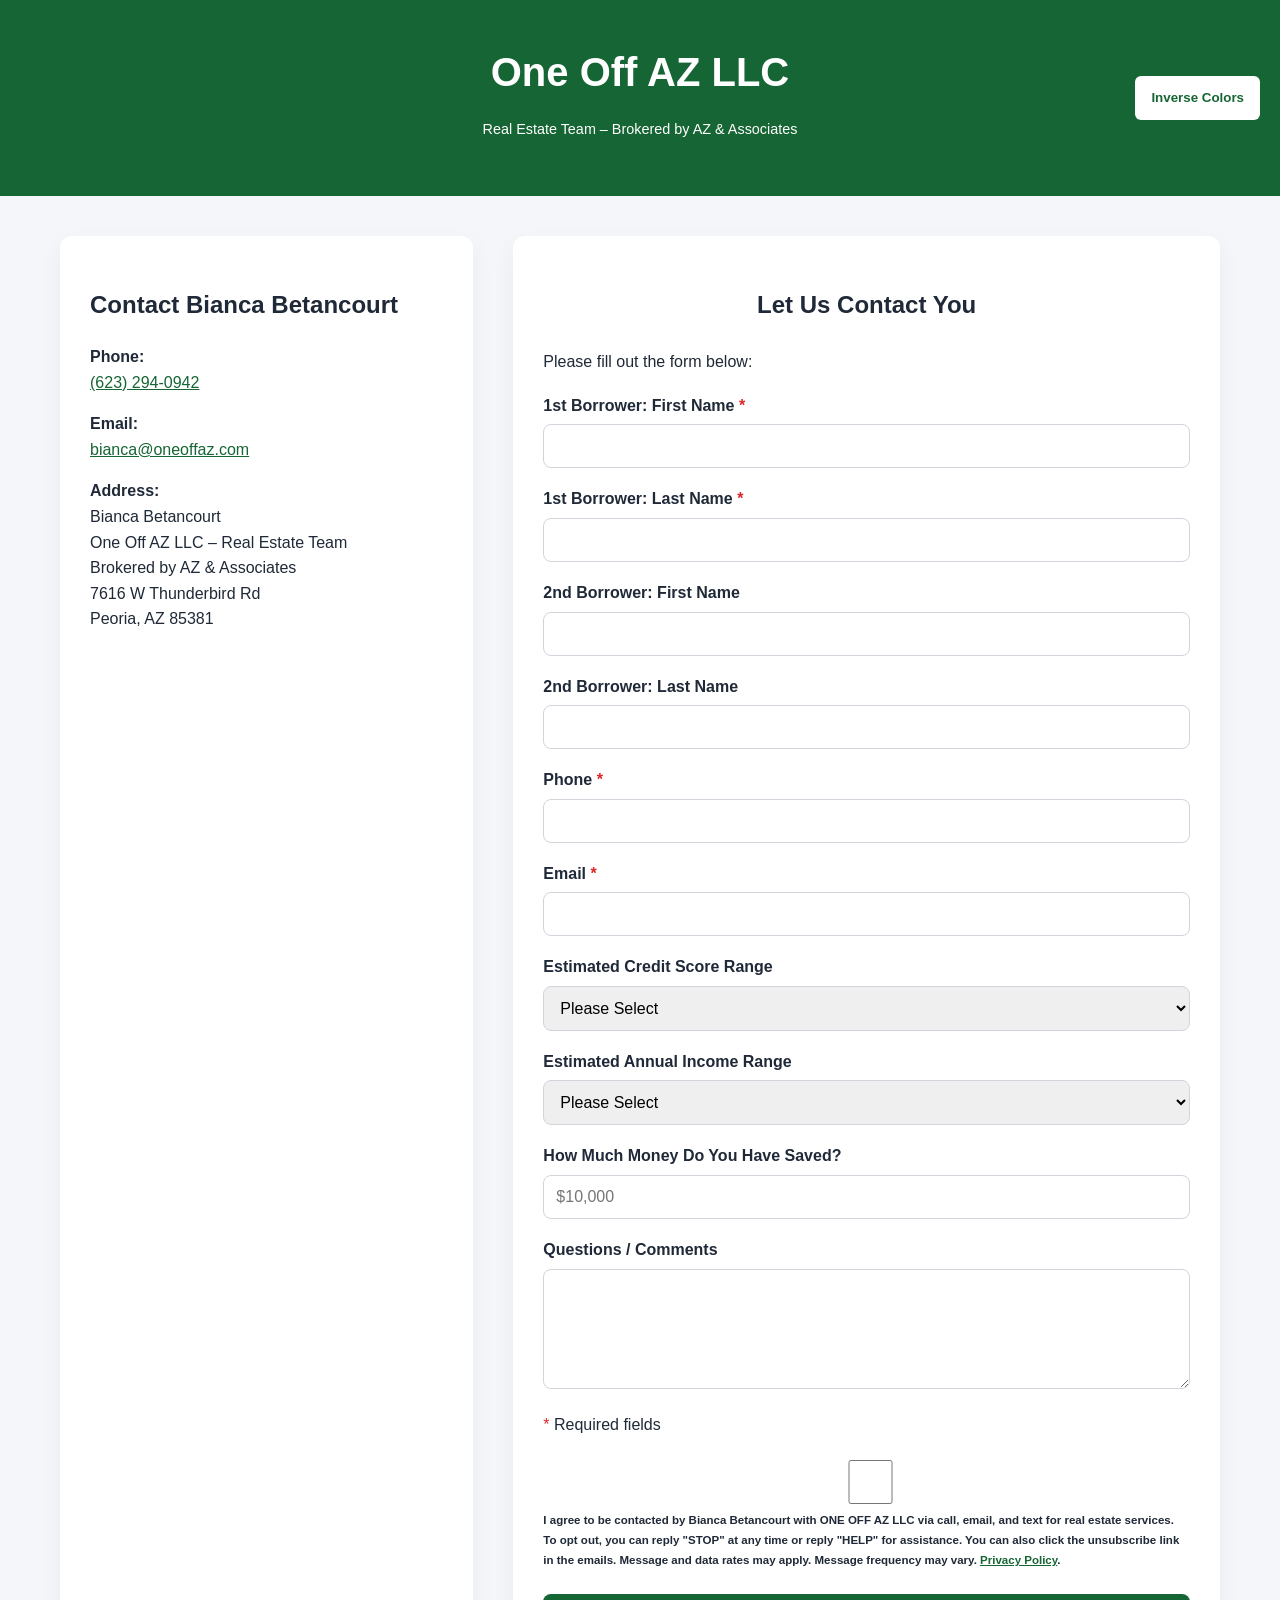
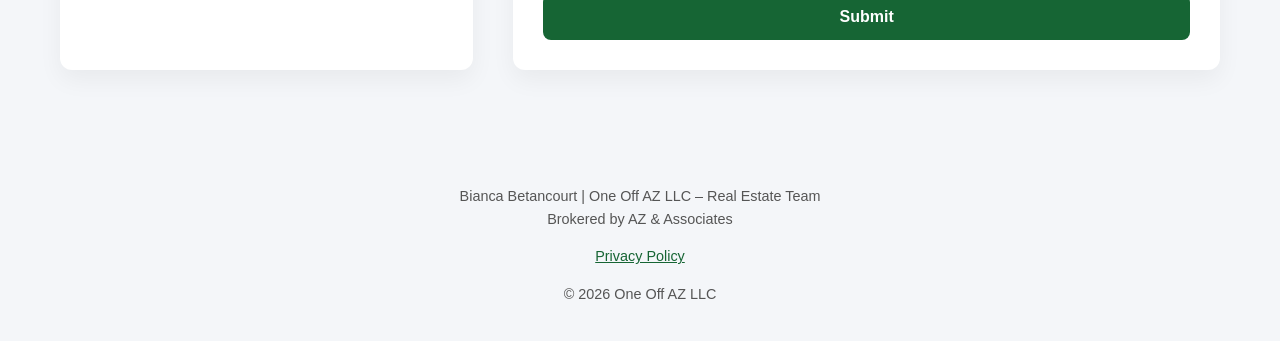
<file: index.html>
<!DOCTYPE html>
<html lang="en">
<head>
    <meta charset="UTF-8">
    <meta name="viewport" content="width=device-width, initial-scale=1.0">
    <meta name="color-scheme" content="light">
    <title>One Off AZ LLC | Contact</title>
    <link rel="stylesheet" href="one-off-az.css">
</head>

<body>

    <!-- HEADER -->
    <header class="header">
        <h1 class="company-name">One Off AZ LLC</h1>
        <p style="text-align:center; font-size:0.9em;">
Real Estate Team – Brokered by AZ &amp; Associates
</p>
        <button id="themeToggle" class="theme-toggle">
    Inverse Colors
</button>
    </header>

    <!-- MAIN CONTENT -->
    <main class="contact-section">

        <!-- CONTACT INFO -->
        <section class="ContactMe" aria-labelledby="contact-heading">
            <h2 id="contact-heading">Contact Bianca Betancourt</h2>

            <p>
                <strong>Phone:</strong><br>
                <a href="tel:16232940942">(623) 294-0942</a>
            </p>

            <p>
                <strong>Email:</strong><br>
                <a href="mailto:bianca@oneoffaz.com">bianca@oneoffaz.com</a>
            </p>

           <p>
<strong>Address:</strong><br>
Bianca Betancourt<br>
One Off AZ LLC – Real Estate Team<br>
Brokered by AZ &amp; Associates<br>
7616 W Thunderbird Rd<br>
Peoria, AZ 85381
</p>
        </section>

        <!-- CONTACT FORM -->
        <section class="ContactYou">
            <div class="contact-form">
                <h2>Let Us Contact You</h2>
                <p>Please fill out the form below:</p>

                <form id="loanForm"
                      action="https://formly.email/submit"
                      method="post"
                      novalidate>

                    <input type="hidden"
                           name="access_key"
                           value="b3c220a034204cea8c7ce89dda29364d">

                    <!-- Borrower 1 First Name -->
                    <label for="borrower1FirstName">
                        1st Borrower: First Name <span class="required">*</span>
                    </label>
                    <input type="text"
                           id="borrower1FirstName"
                           name="borrower1FirstName"
                           required
                           autocomplete="given-name">

                    <!-- Borrower 1 Last Name -->
                    <label for="borrower1LastName">
                        1st Borrower: Last Name <span class="required">*</span>
                    </label>
                    <input type="text"
                           id="borrower1LastName"
                           name="borrower1LastName"
                           required
                           autocomplete="family-name">

                    <!-- Borrower 2 First Name -->
                    <label for="borrower2FirstName">
                        2nd Borrower: First Name
                    </label>
                    <input type="text"
                           id="borrower2FirstName"
                           name="borrower2FirstName"
                           autocomplete="given-name">

                    <!-- Borrower 2 Last Name -->
                    <label for="borrower2LastName">
                        2nd Borrower: Last Name
                    </label>
                    <input type="text"
                           id="borrower2LastName"
                           name="borrower2LastName"
                           autocomplete="family-name">

                    <!-- Phone -->
                    <label for="phone">
                        Phone <span class="required">*</span>
                    </label>
                    <input type="tel"
                           id="phone"
                           name="phone"
                           required
                           autocomplete="tel">

                    <!-- Email -->
                    <label for="email">
                        Email <span class="required">*</span>
                    </label>
                    <input type="email"
                           id="email"
                           name="email"
                           required
                           autocomplete="email">

                    <!-- Credit Score -->
                    <label for="creditScoreRange">
                        Estimated Credit Score Range
                    </label>
                    <select id="creditScoreRange" name="creditScoreRange">
                        <option value="">Please Select</option>
                        <option value="750+">750+</option>
                        <option value="700-749">700–749</option>
                        <option value="600-650">600–650</option>
                        <option value="580-below">580 and below</option>
                        <option value="unsure">Unsure</option>
                    </select>

                    <!-- Annual Income -->
                    <label for="annualIncomeRange">
                        Estimated Annual Income Range
                    </label>
                    <select id="annualIncomeRange" name="annualIncomeRange">
                        <option value="">Please Select</option>
                        <option value="under50000">Under $50,000</option>
                        <option value="50-99">$50,000–$99,999</option>
                        <option value="100-149">$100,000–$149,999</option>
                        <option value="150-199">$150,000–$199,999</option>
                        <option value="200+">$200,000+</option>
                        <option value="prefer-not">Prefer not to say</option>
                    </select>

                    <!-- Amount Saved -->
                    <label for="amountSaved">
                        How Much Money Do You Have Saved?
                    </label>
                    <input type="text"
                           id="amountSaved"
                           name="amountSaved"
                           placeholder="$10,000">

                    <!-- Questions -->
                    <label for="questions">
                        Questions / Comments
                    </label>
                    <textarea id="questions"
                              name="questions"
                              rows="5"></textarea>

                    <p>
                        <span class="required">*</span> Required fields
                    </p>

                    <!-- SMS Consent -->
                    <label class="checkbox-label">
  <input type="checkbox" name="smsAgreement" required>

  <span style="font-size: 0.8em;">
    I agree to be contacted by Bianca Betancourt with ONE OFF AZ LLC via call, email, and text for real estate services.
    To opt out, you can reply "STOP" at any time or reply "HELP" for assistance.
    You can also click the unsubscribe link in the emails.
    Message and data rates may apply. Message frequency may vary.
    <a href="privacy.html">Privacy Policy</a>.
  </span>
</label>
                    <!-- Submit Button -->
                    <button type="submit">
                        Submit
                    </button>

                </form>
            </div>
        </section>
<script>
    const toggleBtn = document.getElementById("themeToggle");

    toggleBtn.addEventListener("click", () => {
        document.body.classList.toggle("dark-mode");

        // Save inverse preference
        if (document.body.classList.contains("dark-mode")) {
            localStorage.setItem("theme", "dark");
        } else {
            localStorage.setItem("theme", "light");
        }
    });

    // Load saved theme
    if (localStorage.getItem("theme") === "dark") {
        document.body.classList.add("dark-mode");
    }
</script>
    </main>
    <footer style="margin-top:40px; padding:20px; text-align:center; font-size:0.9em; color:#555;">
  <p>
    Bianca Betancourt | One Off AZ LLC – Real Estate Team<br>
    Brokered by AZ &amp; Associates
  </p>

  <p>
    <a href="privacy.html">Privacy Policy</a>
  </p>

  <p>
    © 2026 One Off AZ LLC
  </p>
</footer>

</body>

</html>
</file>
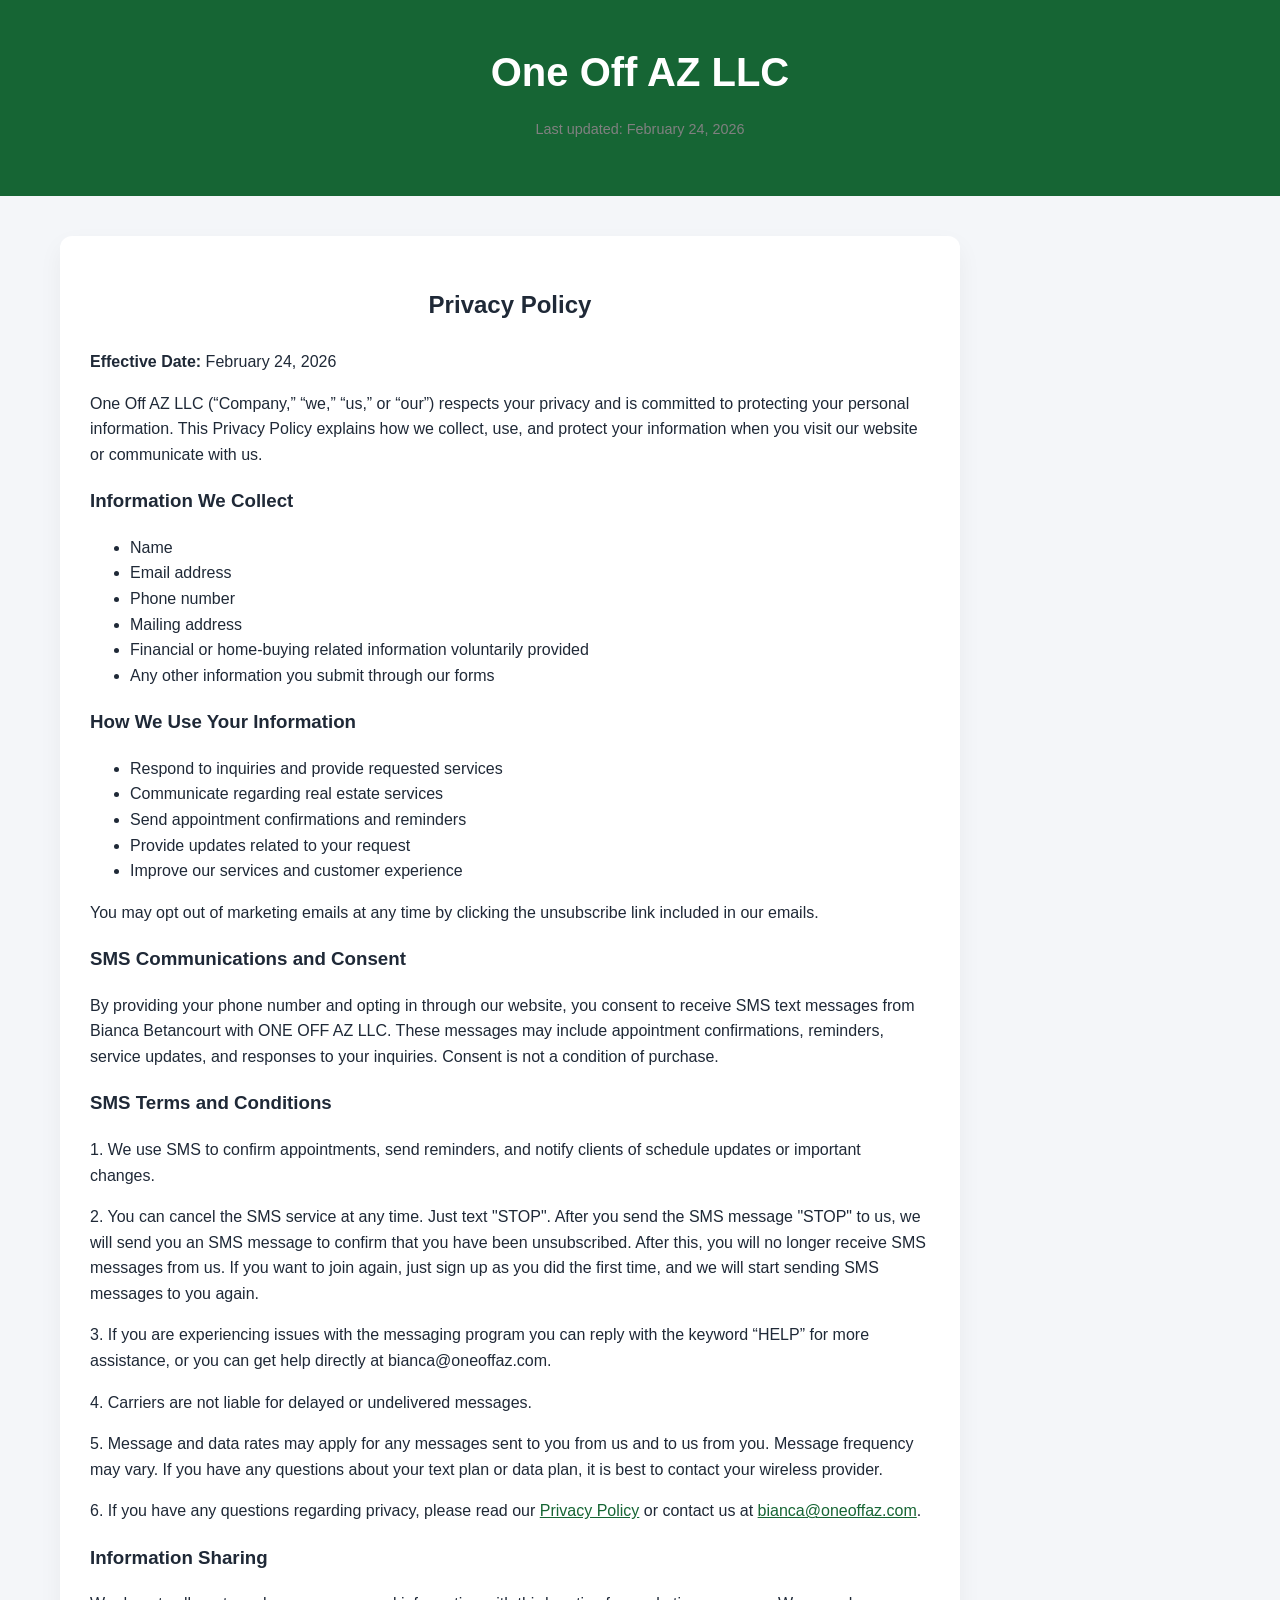
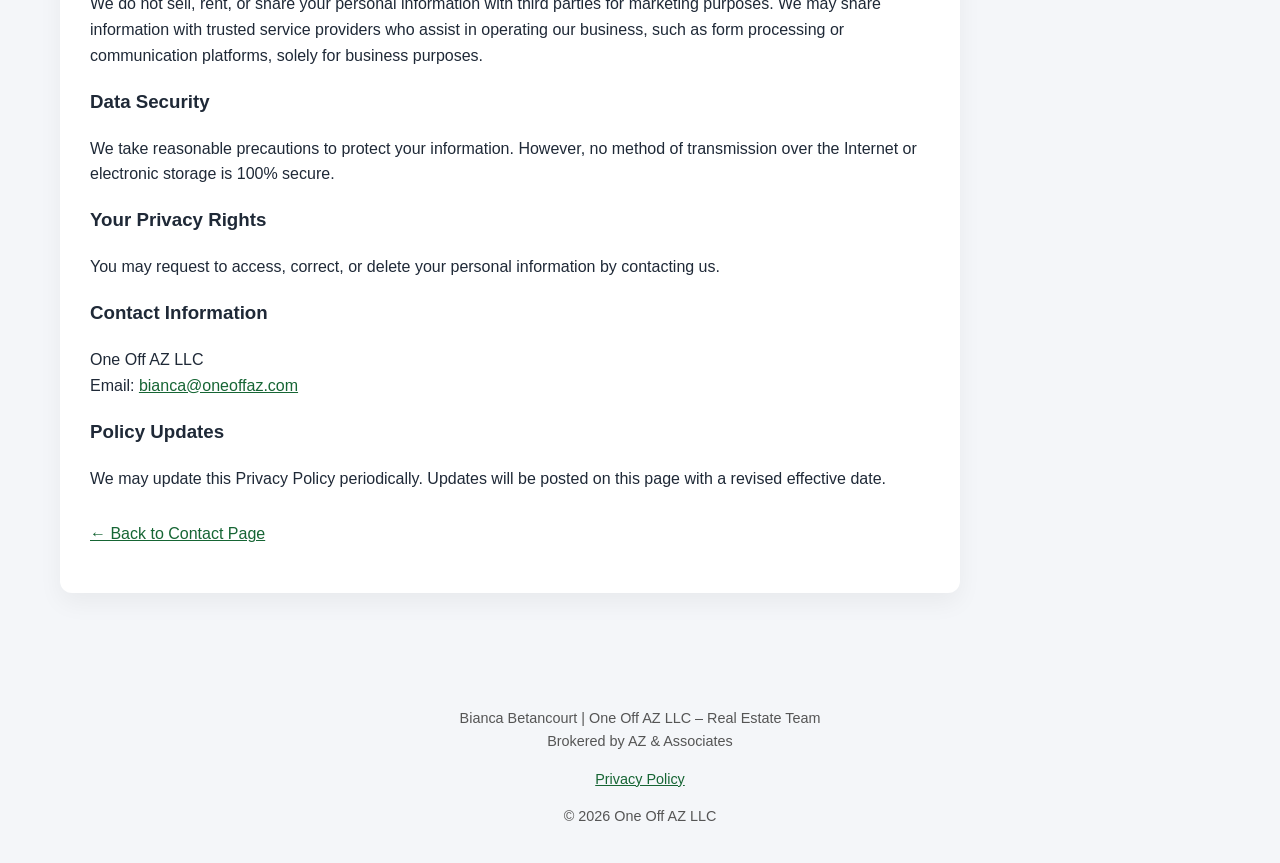
<file: privacy.html>
<!DOCTYPE html>
<html lang="en">
<head>
    <meta charset="UTF-8">
    <meta name="viewport" content="width=device-width, initial-scale=1.0">
    <title>Privacy Policy | One Off AZ LLC</title>
    <link rel="stylesheet" href="one-off-az.css">
</head>

<body>

<header class="header">
    <h1 class="company-name">One Off AZ LLC</h1>
    <p style="text-align:center; color:gray; font-size:0.9em;">
Last updated: February 24, 2026
</p>
</header>

<main class="contact-section">

    <div class="contact-form" style="max-width:900px;">

        <h2>Privacy Policy</h2>

<p><strong>Effective Date:</strong> February 24, 2026</p>

<p>
One Off AZ LLC (“Company,” “we,” “us,” or “our”) respects your privacy and is committed to protecting your personal information.
This Privacy Policy explains how we collect, use, and protect your information when you visit our website or communicate with us.
</p>

<h3>Information We Collect</h3>

<ul>
<li>Name</li>
<li>Email address</li>
<li>Phone number</li>
<li>Mailing address</li>
<li>Financial or home-buying related information voluntarily provided</li>
<li>Any other information you submit through our forms</li>
</ul>

<h3>How We Use Your Information</h3>

<ul>
<li>Respond to inquiries and provide requested services</li>
<li>Communicate regarding real estate services</li>
<li>Send appointment confirmations and reminders</li>
<li>Provide updates related to your request</li>
<li>Improve our services and customer experience</li>
</ul>

<p>
You may opt out of marketing emails at any time by clicking the unsubscribe link included in our emails.
</p>

<h3>SMS Communications and Consent</h3>

<p>
By providing your phone number and opting in through our website, you consent to receive SMS text messages from Bianca Betancourt with ONE OFF AZ LLC.
These messages may include appointment confirmations, reminders, service updates, and responses to your inquiries.
Consent is not a condition of purchase.
</p>

<h3>SMS Terms and Conditions</h3>

<p>1. We use SMS to confirm appointments, send reminders, and notify clients of schedule updates or important changes.</p>

<p>2. You can cancel the SMS service at any time. Just text "STOP". After you send the SMS message "STOP" to us, we will send you an SMS message to confirm that you have been unsubscribed. After this, you will no longer receive SMS messages from us. If you want to join again, just sign up as you did the first time, and we will start sending SMS messages to you again.</p>

<p>3. If you are experiencing issues with the messaging program you can reply with the keyword “HELP” for more assistance, or you can get help directly at bianca@oneoffaz.com.</p>

<p>4. Carriers are not liable for delayed or undelivered messages.</p>

<p>5. Message and data rates may apply for any messages sent to you from us and to us from you. Message frequency may vary. If you have any questions about your text plan or data plan, it is best to contact your wireless provider.</p>

<p>6. If you have any questions regarding privacy, please read our <a href="privacy.html">Privacy Policy</a> or contact us at <a href="mailto:bianca@oneoffaz.com">bianca@oneoffaz.com</a>.</p>

<h3>Information Sharing</h3>

<p>
We do not sell, rent, or share your personal information with third parties for marketing purposes.
We may share information with trusted service providers who assist in operating our business, such as form processing or communication platforms, solely for business purposes.
</p>

<h3>Data Security</h3>

<p>
We take reasonable precautions to protect your information. However, no method of transmission over the Internet or electronic storage is 100% secure.
</p>

<h3>Your Privacy Rights</h3>

<p>
You may request to access, correct, or delete your personal information by contacting us.
</p>

<h3>Contact Information</h3>

<p>
One Off AZ LLC<br>
Email: <a href="mailto:bianca@oneoffaz.com">bianca@oneoffaz.com</a>
</p>

<h3>Policy Updates</h3>

<p>
We may update this Privacy Policy periodically. Updates will be posted on this page with a revised effective date.
</p>

<p style="margin-top:30px;">
<a href="index.html">← Back to Contact Page</a>
</p>

    </div>

</main>
    
<footer style="margin-top:40px; padding:20px; text-align:center; font-size:0.9em; color:#555;">
  <p>
    Bianca Betancourt | One Off AZ LLC – Real Estate Team<br>
    Brokered by AZ &amp; Associates
  </p>

  <p>
    <a href="privacy.html">Privacy Policy</a>
  </p>

  <p>
    © 2026 One Off AZ LLC
  </p>
</footer>
</body>
</html>
</file>
<file: one-off-az.css>
/* ========== GLOBAL ========== */

:root {
    --primary: #166534;
    --primary-hover: #166534;
    --accent: #f97316;
    --background: #f4f6f9;
    --card: #ffffff;
    --text: #1f2937;
    --border: #d1d5db;
}

/* ========== DARK MODE ========== */

body.dark-mode {
    --primary: #22c55e;
    --primary-hover: #16a34a;
    --accent: #fb923c;
    --background: #111827;
    --card: #1f2937;
    --text: #f9fafb;
    --border: #374151;
}
* {
    box-sizing: border-box;
}

body {
    margin: 0;
    font-family: 'Segoe UI', Tahoma, sans-serif;
    background-color: var(--background);
    color: var(--text);
    line-height: 1.6;
}

/* ========== HEADER ========== */

.header {
    background: linear-gradient(135deg, var(--primary), var(--primary-hover));
    color: white;
    padding: 40px 20px;
    position: relative;
    text-align: center;
}

.company-name {
    margin: 0;
    font-size: clamp(1.8rem, 4vw, 2.5rem);
}

/* ========== LAYOUT ========== */

.contact-section {
    display: flex;
    gap: 40px;
    padding: 40px 20px;
    max-width: 1200px;
    margin: auto;
}

/* Left column */
.ContactMe {
    flex: 1;
    background: var(--card);
    padding: 30px;
    border-radius: 12px;
    box-shadow: 0 10px 25px rgba(0,0,0,0.05);
}

/* Right column */
.ContactYou {
    flex: 2;
}

/* ========== FORM CARD ========== */

.contact-form {
    background: var(--card);
    padding: 30px;
    border-radius: 12px;
    box-shadow: 0 10px 25px rgba(0,0,0,0.05);
}

.contact-form h2 {
    text-align: center;
    margin-bottom: 25px;
}

/* ========== FORM ELEMENTS ========== */

.contact-form label {
    display: block;
    margin-top: 18px;
    font-weight: 600;
}

.contact-form input,
.contact-form textarea,
.contact-form select {
    width: 100%;
    padding: 12px;
    margin-top: 6px;
    border: 1px solid var(--border);
    border-radius: 8px;
    font-size: 1rem;
    transition: all 0.2s ease;
}

/* Focus states for accessibility */
.contact-form input:focus,
.contact-form textarea:focus,
.contact-form select:focus {
    outline: 3px solid rgba(10,79,143,0.2);
    border-color: var(--primary);
}

/* Better textarea behavior */
.contact-form textarea {
    resize: vertical;
    min-height: 120px;
}

/* ========== BUTTON ========== */

.contact-form button {
    margin-top: 25px;
    padding: 14px;
    width: 100%;
    background-color: var(--primary);
    color: white;
    border: none;
    border-radius: 8px;
    font-size: 1rem;
    font-weight: 600;
    cursor: pointer;
    transition: background 0.2s ease, transform 0.1s ease;
}

.contact-form button:hover {
    background-color: var(--primary-hover);
}

.contact-form button:active {
    transform: scale(0.98);
}

/* ========== LINKS ========== */

a {
    color: var(--primary);
}

a:hover {
    color: var(--accent);
}

/* ========== REQUIRED ========== */

.required {
    color: #dc2626;
}

/* ========== CHECKBOX AREA ========== */

.checkbox-label {
    display: flex;
    gap: 10px;
    margin-top: 20px;
    font-size: 0.9rem;
    line-height: 1.4;
}

.checkbox-label input {
    margin-top: 4px;
}

/* ========== MOBILE RESPONSIVE ========== */

@media (max-width: 900px) {
    .contact-section {
        flex-direction: column;
    }

    .ContactMe,
    .ContactYou {
        width: 100%;
    }
}

/* ========== ACCESSIBILITY IMPROVEMENTS ========== */

/* Better tap targets */
input, select, textarea, button {
    min-height: 44px;
}

/* High contrast mode support */
@media (prefers-contrast: more) {
    :root {
        --primary: #166534;
        --border: #000000;
    }
}

/* Reduced motion */
@media (prefers-reduced-motion: reduce) {
    * {
        transition: none !important;
    }
}

/* Inverse color*/

.theme-toggle {
    position: absolute;
    right: 20px;
    top: 50%;
    transform: translateY(-50%);
    padding: 10px 16px;
    background: white;
    color: var(--primary);
    border: none;
    border-radius: 6px;
    cursor: pointer;
    font-weight: 600;
}

body.dark-mode .theme-toggle {
    background: var(--card);
    color: var(--text);
}
</file>
